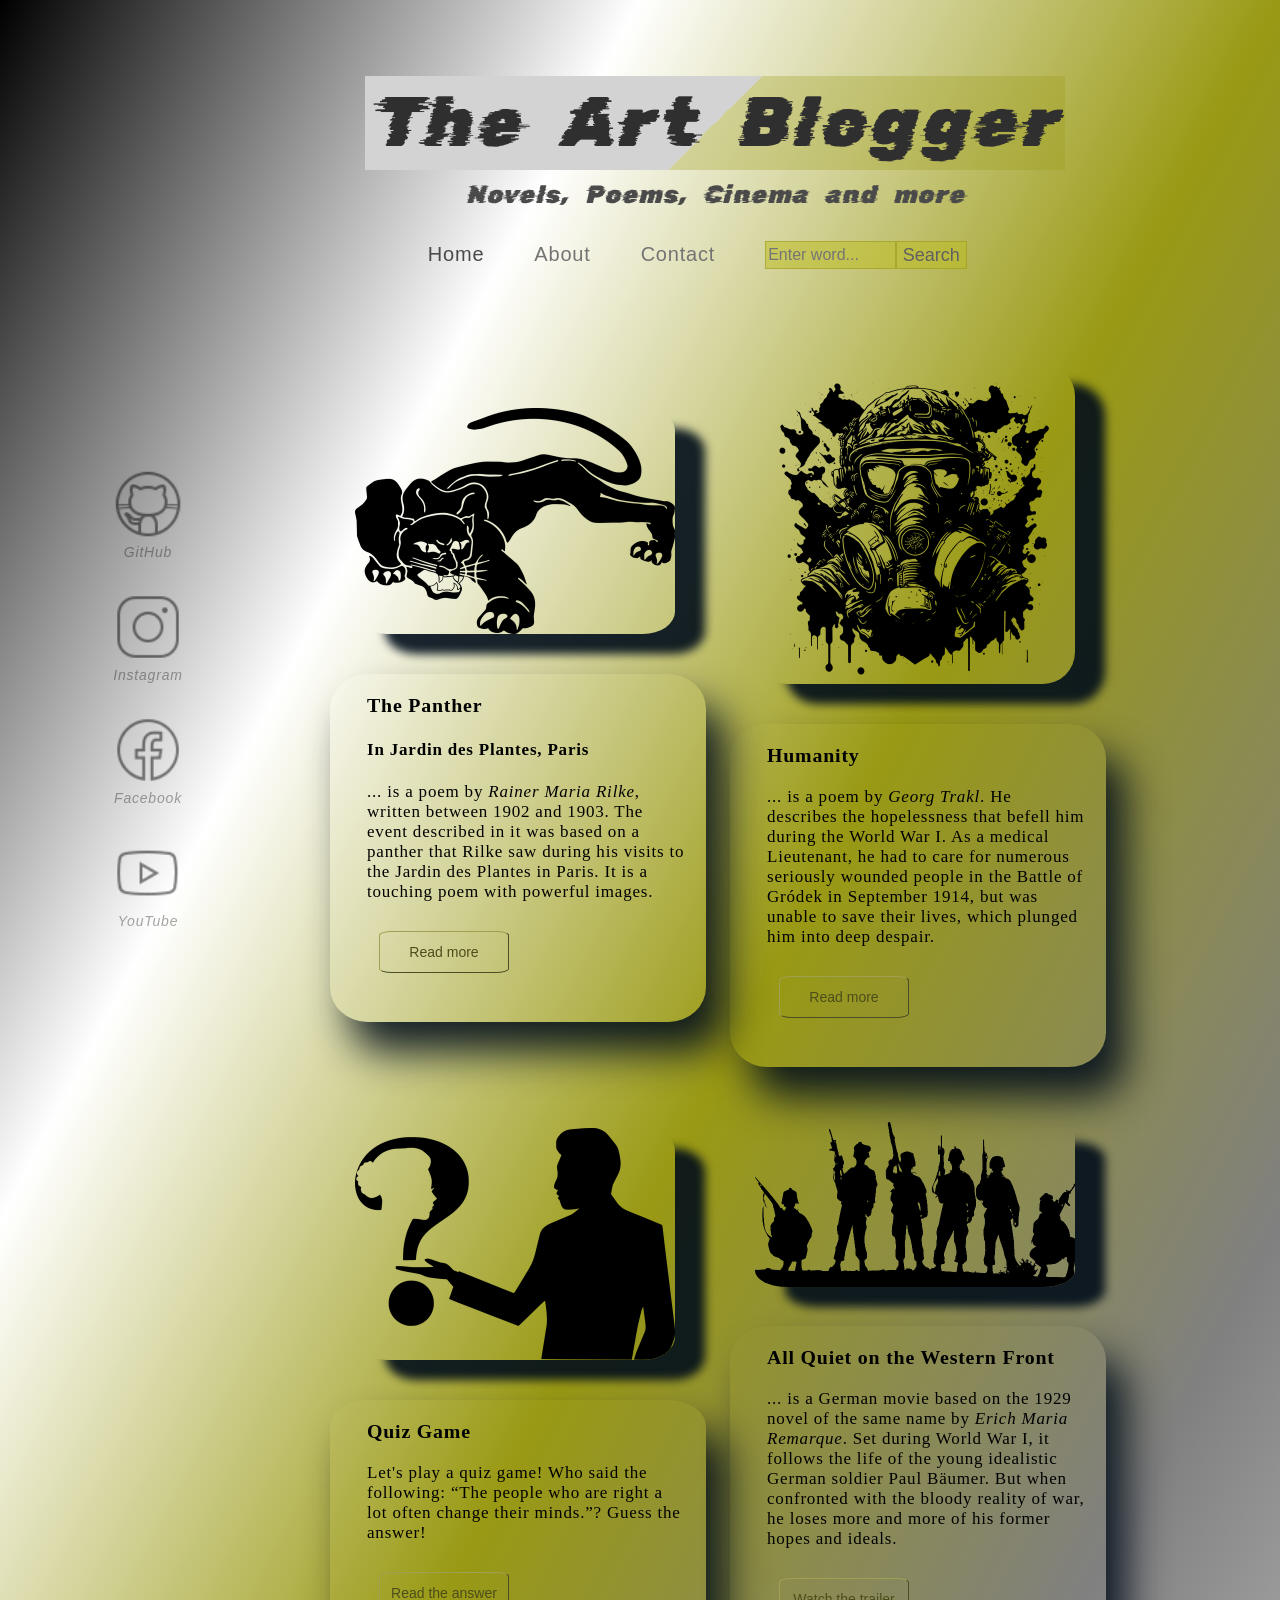
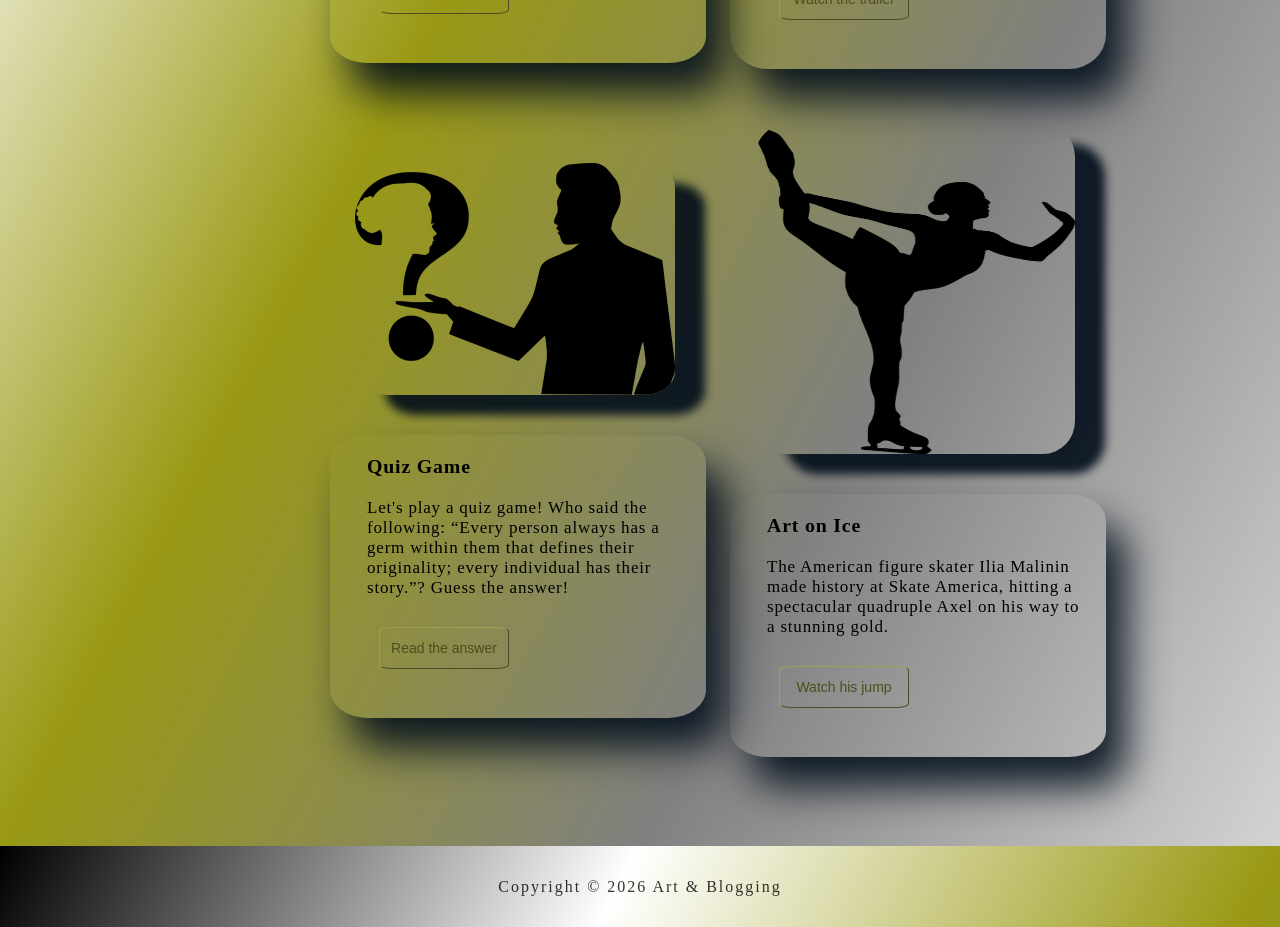
<file: index.html>
<!doctype html>
<html lang="en">
  <head>
    <meta charset="UTF-8" />
    <meta name="viewport" content="width=device-width, initial-scale=1.0" />
    <title>Web Blog</title>
    <link rel="stylesheet" href="style.css" />
    <link rel="preconnect" href="https://fonts.googleapis.com" />
    <link rel="preconnect" href="https://fonts.gstatic.com" crossorigin />
    <link
      href="https://fonts.googleapis.com/css2?family=Rubik+Glitch&display=swap"
      rel="stylesheet"
    />
  </head>
  <body class="container">
    <header class="header">
      <nav class="navbar">
        <a href="index.html">
          <h1 class="heading-one">The Art Blogger</h1>
        </a>
        <h2 class="heading-two">Novels, Poems, Cinema and more</h2>
        <ul class="pages-list">
          <li><a id="active" href="index.html">Home</a></li>
          <li><a href="pages/about-this-blog.html">About</a></li>
          <li><a href="pages/contact-me.html">Contact</a></li>
          <li>
            <form id="search-form">
              <input type="text" id="search-inp" placeholder="Enter word..." />
              <button id="search-btn" type="submit">Search</button>
            </form>
          </li>
        </ul>
      </nav>
    </header>

    <aside class="sidebar">
      <ul class="websites-list">
        <li>
          <figure>
            <a href="https://github.com/wkleus" target="_blank">
              <img
                src="static/images/github.png"
                alt="GitHub"
                class="social-media-icon"
              />
              <figcaption>GitHub</figcaption>
            </a>
          </figure>
        </li>
        <li>
          <figure>
            <a href="https://www.instagram.com" target="_blank">
              <img
                src="static/images/instagram.png"
                alt="instagram"
                class="social-media-icon"
              />
              <figcaption>Instagram</figcaption>
            </a>
          </figure>
        </li>
        <li>
          <figure>
            <a href="https://www.facebook.com" target="_blank">
              <img
                src="static/images/facebook.png"
                alt="facebook"
                class="social-media-icon"
              />
              <figcaption>Facebook</figcaption>
            </a>
          </figure>
        </li>
        <li>
          <figure>
            <a href="https://www.youtube.com" target="_blank">
              <img
                src="static/images/youtube.png"
                alt="youtube"
                class="social-media-icon"
              />
              <figcaption>YouTube</figcaption>
            </a>
          </figure>
        </li>
      </ul>
    </aside>

    <main class="main" id="articleList">
      <article>
        <div class="card">
          <img
            class="card-image"
            src="static/images/black-panther.png"
            alt="Black panther"
          />
          <div class="card-content">
            <h3>The Panther</h3>
            <h4>In Jardin des Plantes, Paris</h4>
            <p>
              ... is a poem by <em>Rainer Maria Rilke</em>, written between 1902
              and 1903. The event described in it was based on a panther that
              Rilke saw during his visits to the Jardin des Plantes in Paris. It
              is a touching poem with powerful images.
            </p>
            <button class="card-button">
              <a href="pages/post-one.html">Read more</a>
            </button>
          </div>
        </div>
      </article>

      <article>
        <div class="card">
          <img
            class="card-image"
            src="static/images/soldier-with-mask.png"
            alt="Humanity"
          />
          <div class="card-content">
            <h3>Humanity</h3>
            <p>
              ... is a poem by <em>Georg Trakl</em>. He describes the
              hopelessness that befell him during the World War I. As a medical
              Lieutenant, he had to care for numerous seriously wounded people
              in the Battle of Gródek in September 1914, but was unable to save
              their lives, which plunged him into deep despair.
            </p>
            <button class="card-button">
              <a href="pages/post-two.html">Read more</a>
            </button>
          </div>
        </div>
      </article>

      <article>
        <div class="card">
          <img
            class="card-image"
            src="static/images/question.png"
            alt="Quiz Game"
          />
          <div class="card-content">
            <h3>Quiz Game</h3>
            <p>
              Let's play a quiz game! Who said the following:
              <q>The people who are right a lot often change their minds.</q>?
              Guess the answer!
            </p>
            <button class="card-button">
              <a href="pages/post-three.html">Read the answer</a>
            </button>
          </div>
        </div>
      </article>

      <article>
        <div class="card">
          <img
            class="card-image"
            src="static/images/army.png"
            alt="All Quiet on the Western Front"
          />
          <div class="card-content">
            <h3>All Quiet on the Western Front</h3>
            <p>
              ... is a German movie based on the 1929 novel of the same name by
              <em>Erich Maria Remarque</em>. Set during World War I, it follows
              the life of the young idealistic German soldier Paul Bäumer. But
              when confronted with the bloody reality of war, he loses more and
              more of his former hopes and ideals.
            </p>
            <button class="card-button">
              <a href="pages/post-four.html">Watch the trailer</a>
            </button>
          </div>
        </div>
      </article>

      <article>
        <div class="card">
          <img
            class="card-image"
            src="static/images/question.png"
            alt="Quiz Game"
          />
          <div class="card-content">
            <h3>Quiz Game</h3>
            <p>
              Let's play a quiz game! Who said the following:
              <q
                >Every person always has a germ within them that defines their
                originality; every individual has their story.</q
              >? Guess the answer!
            </p>
            <button class="card-button">
              <a href="pages/post-five.html">Read the answer</a>
            </button>
          </div>
        </div>
      </article>

      <article>
        <div class="card">
          <img
            class="card-image"
            src="static/images/figure-skater.png"
            alt="Figure Skating"
          />
          <div class="card-content">
            <h3>Art on Ice</h3>
            <p>
              The American figure skater Ilia Malinin made history at Skate
              America, hitting a spectacular quadruple Axel on his way to a
              stunning gold.
            </p>
            <button class="card-button">
              <a href="pages/post-six.html">Watch his jump</a>
            </button>
          </div>
        </div>
      </article>
    </main>

    <footer class="footer">
      <div class="footer-note">Copyright © 2023 Art & Blogging</div>
    </footer>
    <br />
    <script src="./search.js"></script>
    <script src="./copyright-info.js"></script>
  </body>
</html>
</file>
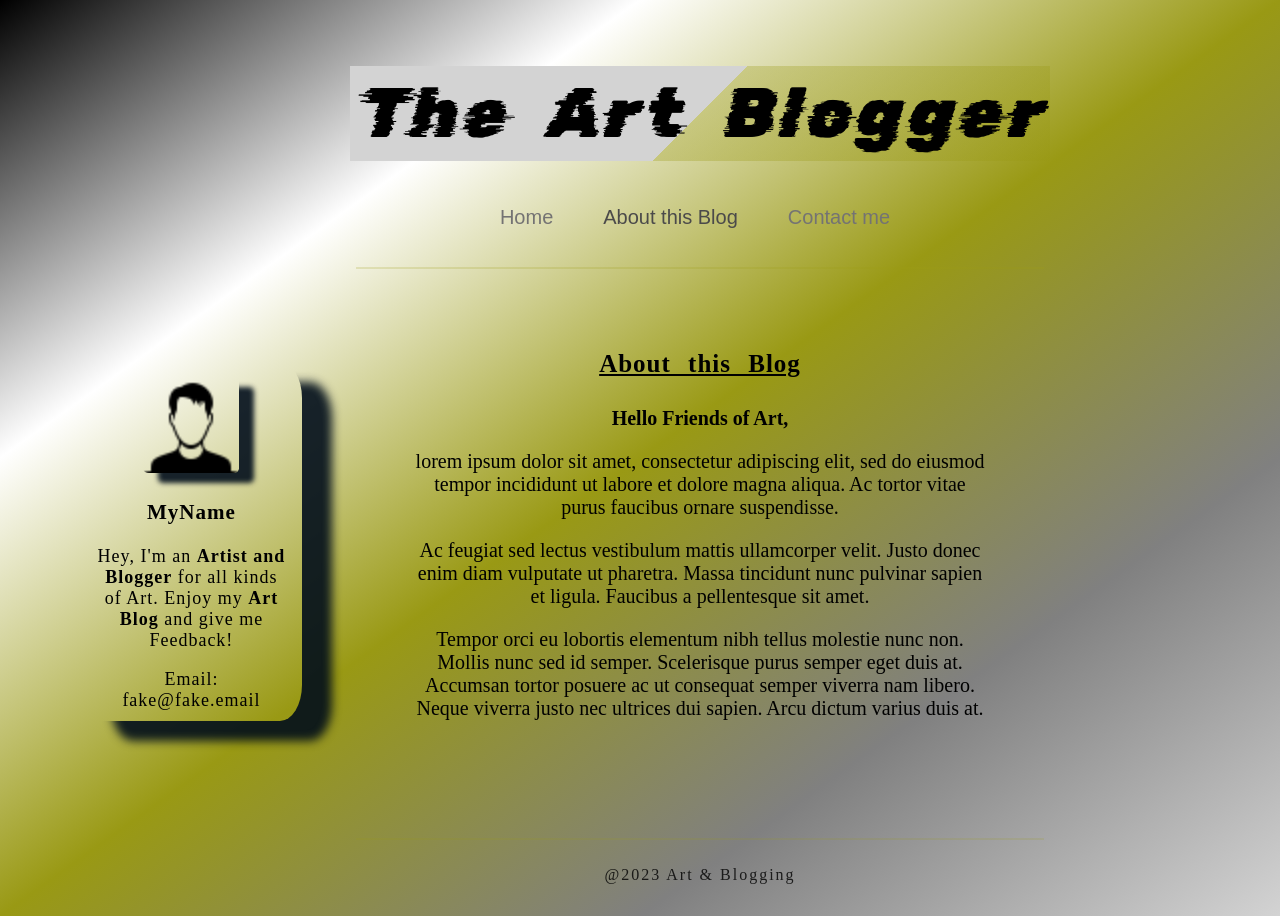
<file: pages/about-this-blog.html>
<!DOCTYPE html>
<html lang="en">
  <head>
    <meta charset="UTF-8" />
    <meta name="viewport" content="width=device-width, initial-scale=1.0" />
    <title>About this Blog</title>
    <link rel="stylesheet" href="../static/css/style-pages.css" />
    <link rel="preconnect" href="https://fonts.googleapis.com" />
    <link rel="preconnect" href="https://fonts.gstatic.com" crossorigin />
    <link
      href="https://fonts.googleapis.com/css2?family=Rubik+Glitch&display=swap"
      rel="stylesheet"
    />
  </head>

  <body class="container">
    <header class="header">
      <nav class="navbar">
        <a href="../index.html">
          <h1 class="heading-one">The Art Blogger</h1>
        </a>
        <ul class="pages-list">
          <li><a href="../index.html">Home</a></li>
          <li>
            <a id="active" href="../pages/about-this-blog.html"
              >About this Blog</a
            >
          </li>
          <li><a href="../pages/contact-me.html">Contact me</a></li>
        </ul>
      </nav>
      <br />
      <hr />
    </header>

    <sidebar class="about-me-sidebar">
      <div class="about-me-container">
        <img
          src="../static/images/avatar.png"
          alt="Me"
          class="avatar"
          title="Me"
        />
        <div>
          <h3>MyName</h3>
          <p>
            Hey, I'm an <strong>Artist and Blogger</strong> for all kinds of
            Art. Enjoy my <strong>Art Blog</strong> and give me Feedback!
          </p>
          <p>Email: fake@fake.email</p>
        </div>
      </div>
    </sidebar>

    <main class="main">
      <br />
      <br />
      <h2><u>About this Blog</u></h2>
      <br />
      <b>Hello Friends of Art,</b>
      <p>
        lorem ipsum dolor sit amet, consectetur adipiscing elit, sed do eiusmod
        tempor incididunt ut labore et dolore magna aliqua. Ac tortor vitae
        purus faucibus ornare suspendisse.
      </p>
      <p>
        Ac feugiat sed lectus vestibulum mattis ullamcorper velit. Justo donec
        enim diam vulputate ut pharetra. Massa tincidunt nunc pulvinar sapien et
        ligula. Faucibus a pellentesque sit amet.
      </p>
      <p>
        Tempor orci eu lobortis elementum nibh tellus molestie nunc non. Mollis
        nunc sed id semper. Scelerisque purus semper eget duis at. Accumsan
        tortor posuere ac ut consequat semper viverra nam libero. Neque viverra
        justo nec ultrices dui sapien. Arcu dictum varius duis at.
      </p>
    </main>

    <footer class="footer">
      <br />
      <hr />
      <br />
      <div class="footer-note">@2023 Art & Blogging</div>
    </footer>
    <br />
  </body>
</html>
</file>
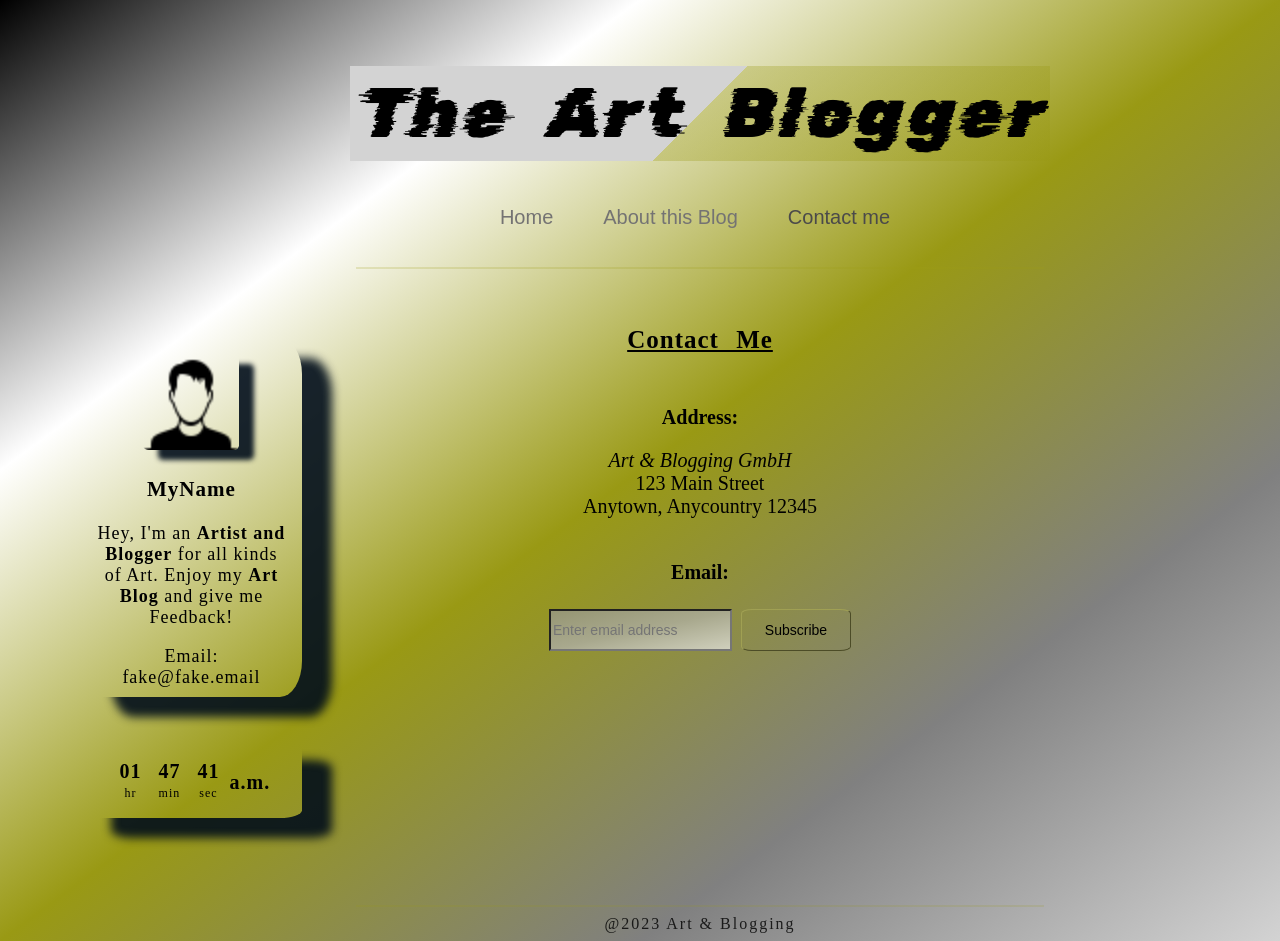
<file: pages/contact-me.html>
<!DOCTYPE html>
<html lang="en">
  <head>
    <meta charset="UTF-8" />
    <meta name="viewport" content="width=device-width, initial-scale=1.0" />
    <title>Contact</title>
    <link rel="stylesheet" href="../static/css/style-pages.css" />
    <link rel="preconnect" href="https://fonts.googleapis.com" />
    <link rel="preconnect" href="https://fonts.gstatic.com" crossorigin />
    <link
      href="https://fonts.googleapis.com/css2?family=Rubik+Glitch&display=swap"
      rel="stylesheet"
    />
  </head>

  <body class="container">
    <header class="header">
      <nav class="navbar">
        <a href="../index.html">
          <h1 class="heading-one">The Art Blogger</h1>
        </a>
        <ul class="pages-list">
          <li><a href="../index.html">Home</a></li>
          <li>
            <a href="../pages/about-this-blog.html">About this Blog</a>
          </li>
          <li><a id="active" href="../pages/contact-me.html">Contact me</a></li>
        </ul>
      </nav>
      <br />
      <hr />
    </header>

    <sidebar class="about-me-sidebar">
      <div class="about-me-container">
        <img
          src="../static/images/avatar.png"
          alt="Me"
          class="avatar"
          title="Me"
        />
        <div>
          <h3>MyName</h3>
          <p>
            Hey, I'm an <strong>Artist and Blogger</strong> for all kinds of
            Art. Enjoy my <strong>Art Blog</strong> and give me Feedback!
          </p>
          <p>Email: fake@fake.email</p>
        </div>
      </div>
      <br />
      <div class="clock-container">
        <div>
          <strong><span id="hour">00</span></strong>
          <span class="text">hr</span>
        </div>
        <div>
          <strong><span id="minutes">00</span></strong>
          <span class="text">min</span>
        </div>
        <div>
          <strong><span id="seconds">00</span></strong>
          <span class="text">sec</span>
        </div>
        <div>
          <strong><span id="ampm">a.m.</span></strong>
        </div>
      </div>
    </sidebar>

    <main class="main">
      <br />
      <br />
      <h2><u>Contact Me</u></h2>
      <br />
      <br />
      <b>Address:</b>
      <p>
        <em>Art & Blogging GmbH</em>
        <br />
        123 Main Street
        <br />
        Anytown, Anycountry 12345
      </p>
      <br />
      <b>Email:</b>
      <br />
      <br />
      <form>
        <input
          type="email"
          class="email-input"
          placeholder="Enter email address"
        />
        <button class="button" type="submit">Subscribe</button>
      </form>
    </main>

    <footer class="footer">
      <br />
      <hr />
      <div class="footer-note">@2023 Art & Blogging</div>
    </footer>
    <br />
    <script src="../clock.js"></script>
  </body>
</html>
</file>
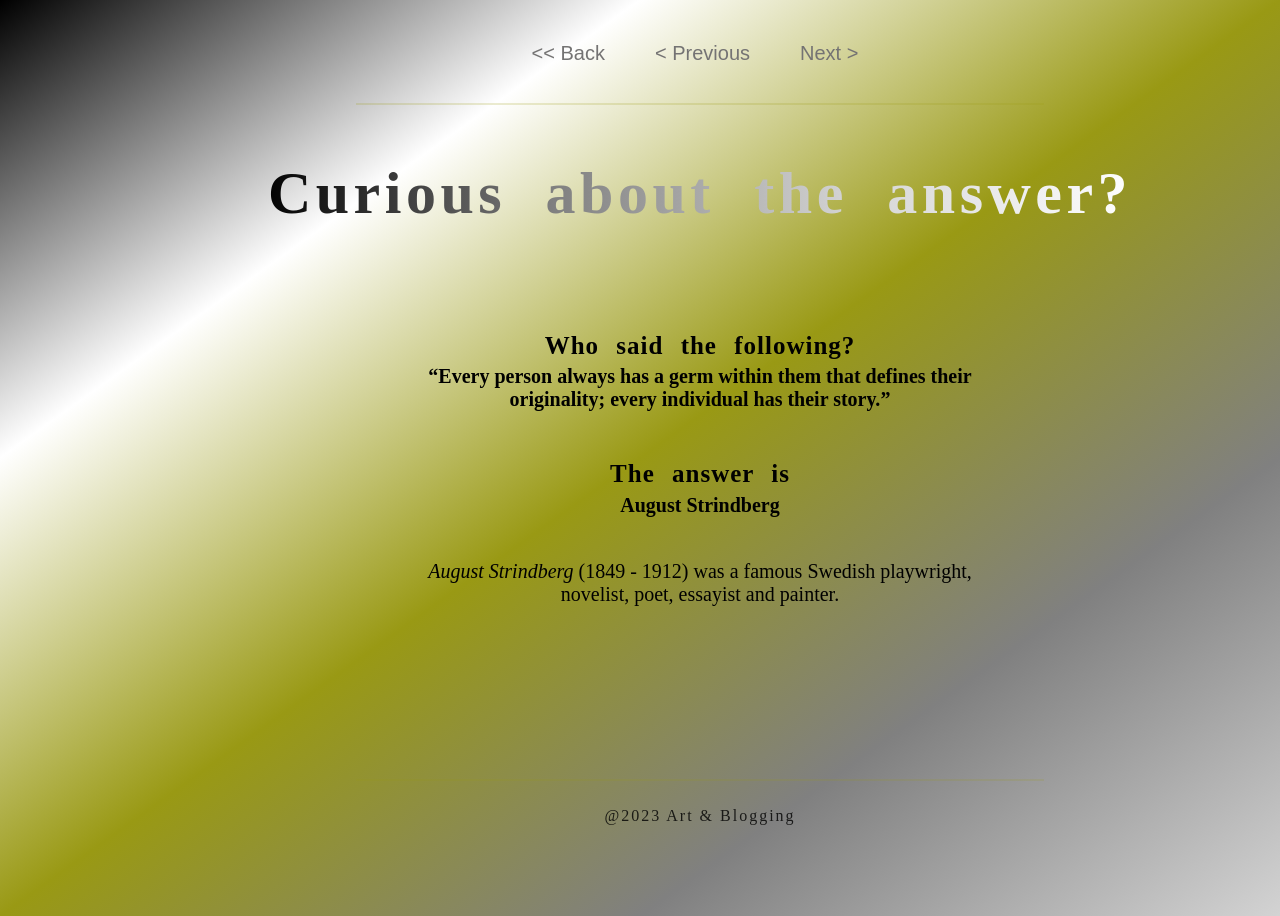
<file: pages/post-five.html>
<!DOCTYPE html>
<html lang="en">
  <head>
    <meta charset="UTF-8" />
    <meta name="viewport" content="width=device-width, initial-scale=1.0" />
    <title>Blog Post</title>
    <link rel="stylesheet" href="../static/css/style-pages.css" />
    <link rel="preconnect" href="https://fonts.googleapis.com" />
    <link rel="preconnect" href="https://fonts.gstatic.com" crossorigin />
    <link
      href="https://fonts.googleapis.com/css2?family=Rubik+Glitch&display=swap"
      rel="stylesheet"
    />
  </head>

  <body class="container">
    <header class="header">
      <nav class="navbar">
        <ul class="pages-list">
          <li><a href="../index.html"><< Back</a></li>
          <li><a href="post-four.html">< Previous</a></li>
          <li><a href="post-six.html">Next ></a></li>
        </ul>
      </nav>
      <br />
      <hr />
      <h1 id="blog-heading">Curious about the answer?</h1>
    </header>

    <main class="main">
      <h2>Who said the following?</h2>
      <b
        ><q
          >Every person always has a germ within them that defines their
          originality; every individual has their story.</q
        >
      </b>
      <br />
      <br />
      <br />
      <h2>The answer is</h2>
      <b>August Strindberg</b>
      <br />
      <br />
      <p>
        <em>August Strindberg</em> (1849 - 1912) was a famous Swedish
        playwright, novelist, poet, essayist and painter.
      </p>
      <p></p>
    </main>

    <footer class="footer">
      <hr />
      <br />
      <div class="footer-note">@2023 Art & Blogging</div>
    </footer>
    <br />
  </body>
</html>
</file>
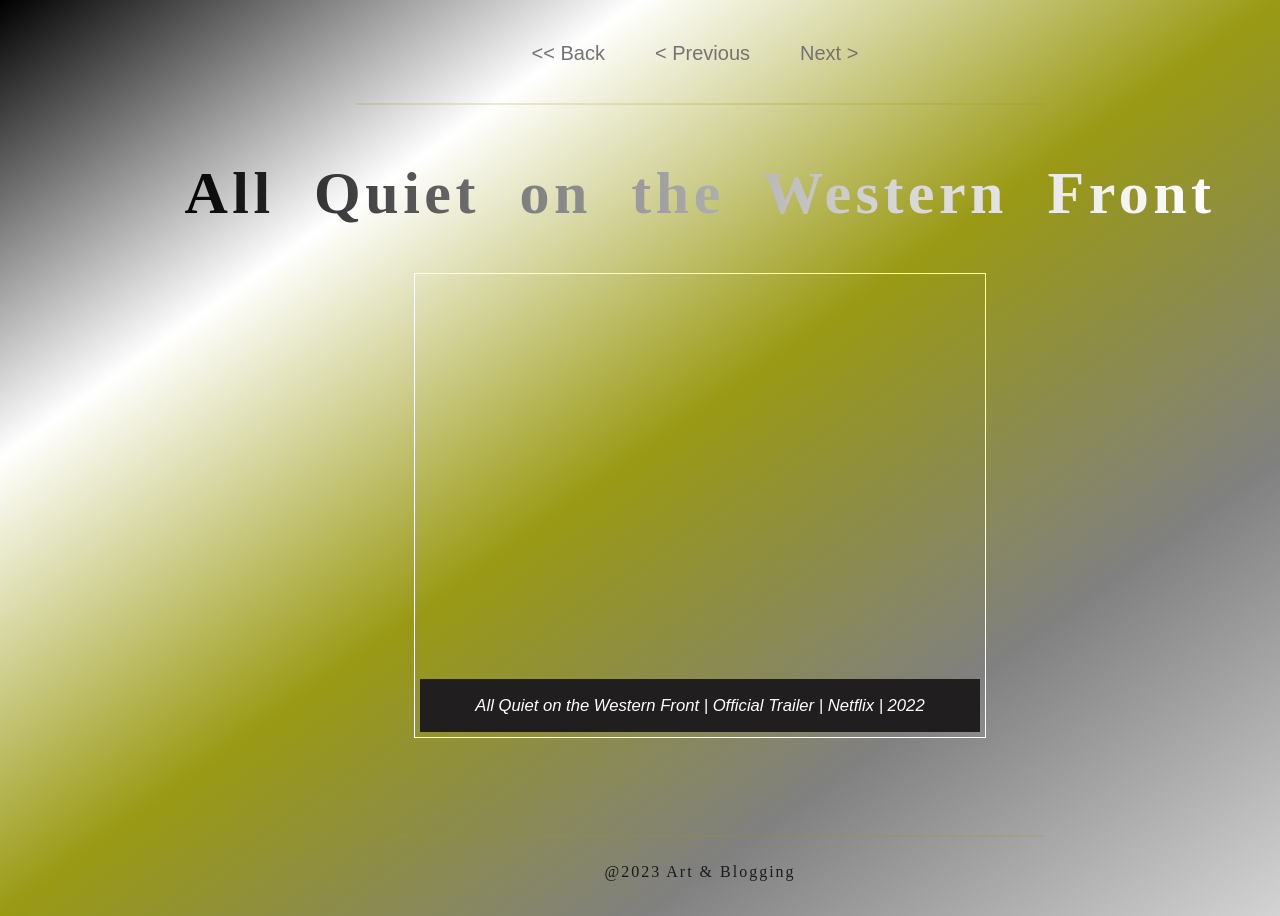
<file: pages/post-four.html>
<!DOCTYPE html>
<html lang="en">
  <head>
    <meta charset="UTF-8" />
    <meta name="viewport" content="width=device-width, initial-scale=1.0" />
    <title>Blog Post</title>
    <link rel="stylesheet" href="../static/css/style-pages.css" />
    <link rel="preconnect" href="https://fonts.googleapis.com" />
    <link rel="preconnect" href="https://fonts.gstatic.com" crossorigin />
    <link
      href="https://fonts.googleapis.com/css2?family=Rubik+Glitch&display=swap"
      rel="stylesheet"
    />
  </head>

  <body class="container">
    <header class="header">
      <nav class="navbar">
        <ul class="pages-list">
          <li><a href="../index.html"><< Back</a></li>
          <li><a href="post-three.html">< Previous</a></li>
          <li><a href="post-five.html">Next ></a></li>
        </ul>
      </nav>
      <br />
      <hr />
      <h1 id="blog-heading">All Quiet on the Western Front</h1>
    </header>

    <main class="main">
      <div>
        <figure>
          <iframe
            src="https://www.youtube.com/embed/hf8EYbVxtCY?si=E0Y23d1VypsxIqAE"
            title="YouTube video player"
            frameborder="0"
            allow="accelerometer; autoplay; clipboard-write; encrypted-media; gyroscope; picture-in-picture; web-share"
            allowfullscreen
          >
          </iframe>
          <figcaption>
            All Quiet on the Western Front | Official Trailer | Netflix | 2022
          </figcaption>
        </figure>
      </div>
    </main>

    <footer class="footer">
      <hr />
      <br />
      <div class="footer-note">@2023 Art & Blogging</div>
    </footer>
    <br />
  </body>
</html>
</file>
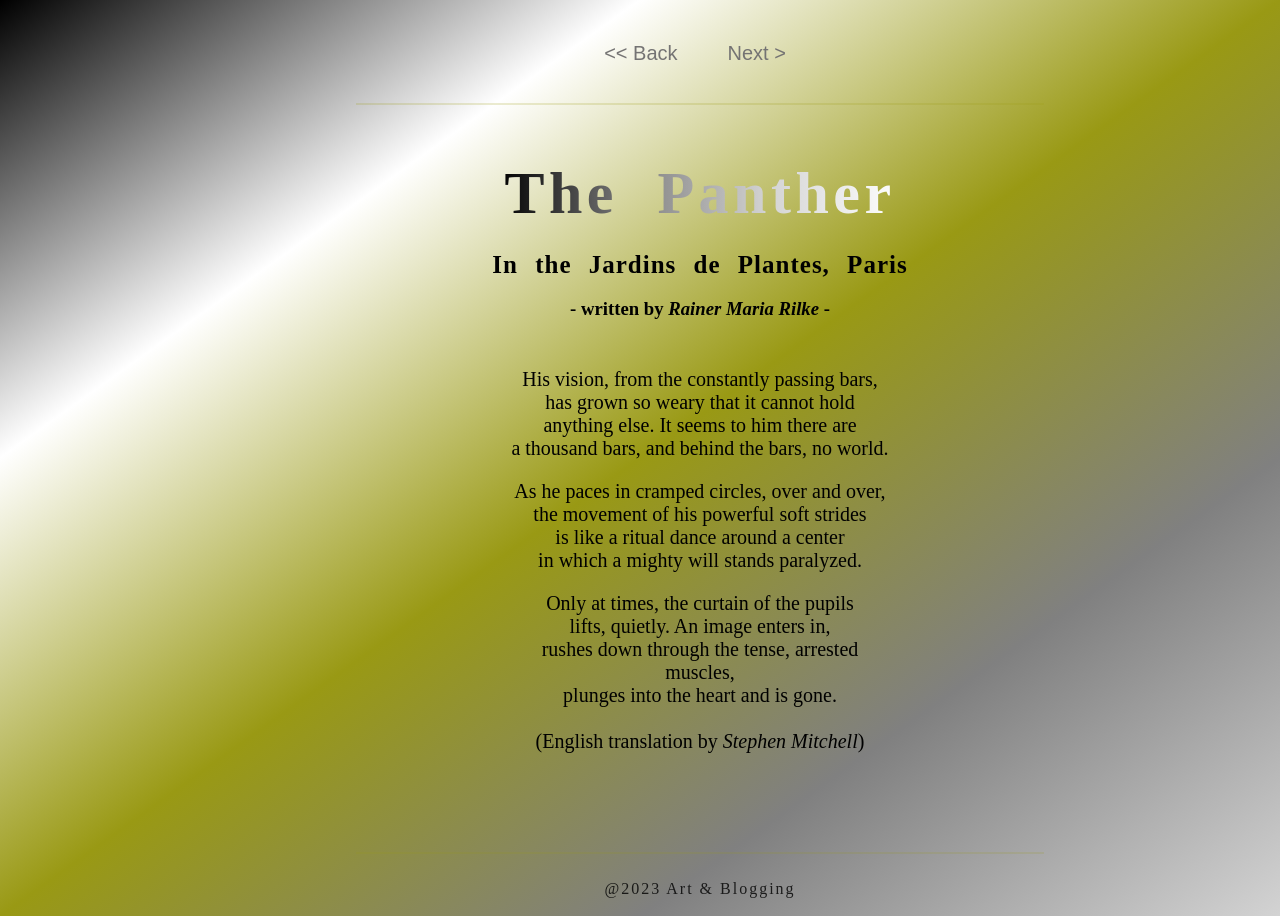
<file: pages/post-one.html>
<!DOCTYPE html>
<html lang="en">
  <head>
    <meta charset="UTF-8" />
    <meta name="viewport" content="width=device-width, initial-scale=1.0" />
    <title>Blog Post</title>
    <link rel="stylesheet" href="../static/css/style-pages.css" />
    <link rel="preconnect" href="https://fonts.googleapis.com" />
    <link rel="preconnect" href="https://fonts.gstatic.com" crossorigin />
    <link
      href="https://fonts.googleapis.com/css2?family=Rubik+Glitch&display=swap"
      rel="stylesheet"
    />
  </head>

  <body class="container">
    <header class="header">
      <nav class="navbar">
        <ul class="pages-list">
          <li><a href="../index.html"><< Back</a></li>
          <li><a href="post-two.html">Next ></a></li>
        </ul>
      </nav>
      <br />
      <hr />
      <h1 id="blog-heading">The Panther</h1>
      <h2>In the Jardins de Plantes, Paris</h2>
      <h3>- written by <em>Rainer Maria Rilke</em> -</h3>
    </header>

    <main class="main">
      <p>
        His vision, from the constantly passing bars, <br />
        has grown so weary that it cannot hold <br />
        anything else. It seems to him there are <br />
        a thousand bars, and behind the bars, no world.
      </p>
      <p>
        As he paces in cramped circles, over and over, <br />
        the movement of his powerful soft strides <br />
        is like a ritual dance around a center <br />
        in which a mighty will stands paralyzed. <br />
      </p>
      <p>
        Only at times, the curtain of the pupils <br />
        lifts, quietly. An image enters in, <br />
        rushes down through the tense, arrested <br />
        muscles, <br />
        plunges into the heart and is gone. <br />
        <br />
        (English translation by <em>Stephen Mitchell</em>)
      </p>
    </main>

    <footer class="footer">
      <hr />
      <br />
      <div class="footer-note">@2023 Art & Blogging</div>
    </footer>
    <br />
  </body>
</html>
</file>
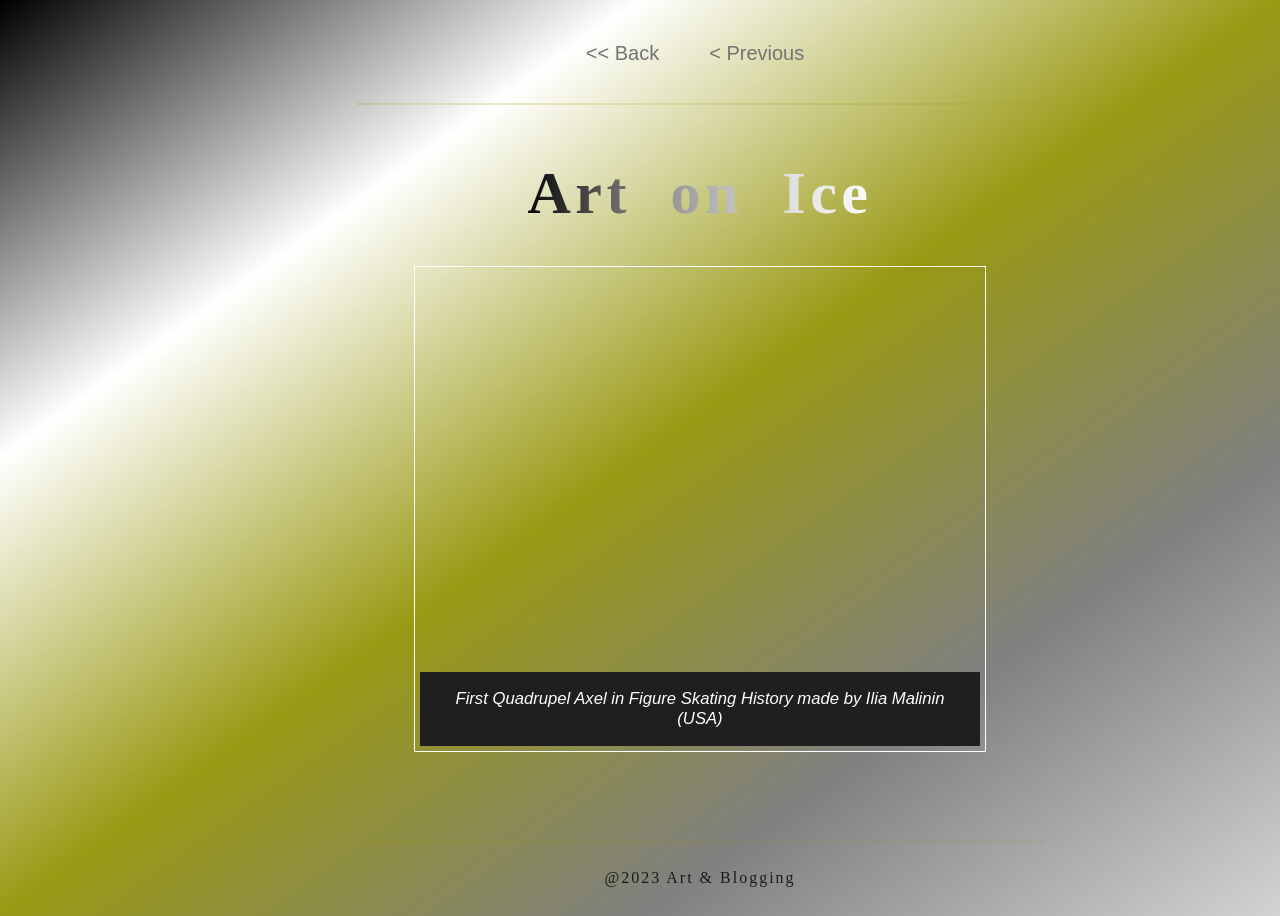
<file: pages/post-six.html>
<meta name="viewport" content="width=device-width, initial-scale=1.0" />
<title>Blog Post</title>
<link rel="stylesheet" href="../static/css/style-pages.css" />
<link rel="preconnect" href="https://fonts.googleapis.com" />
<link rel="preconnect" href="https://fonts.gstatic.com" crossorigin />
<link
  href="https://fonts.googleapis.com/css2?family=Rubik+Glitch&display=swap"
  rel="stylesheet"
/>
</head>

<body class="container">
  <header class="header">
    <nav class="navbar">
      <ul class="pages-list">
        <li><a href="../index.html"><< Back</a></li>
        <li><a href="post-five.html">< Previous</a></li>
        <!-- <li><a href="post-seven.html">Next >></a></li> -->
      </ul>
    </nav>
    <br />
    <hr />
    <h1 id="blog-heading">Art on Ice</h1>
  </header>

  <main class="main">
    <figure>
      <iframe 
      width="650" 
      height="380" 
      src="https://www.youtube.com/embed/pDjluGOFFqI?si=beV68jgA2EWrRStU" 
      title="YouTube video player" 
      frameborder="0" 
      allow="accelerometer; autoplay; clipboard-write; encrypted-media; gyroscope; picture-in-picture; web-share" 
      allowfullscreen>
    </iframe>
    <figcaption>
      First Quadrupel Axel in Figure Skating History made by Ilia Malinin (USA)
    </figcaption>
    </figure>
  </main>

  <footer class="footer">
    <hr />
    <br>
    <div class="footer-note">@2023 Art & Blogging</div>
  </footer>
  <br />
</body>
</html>
</file>
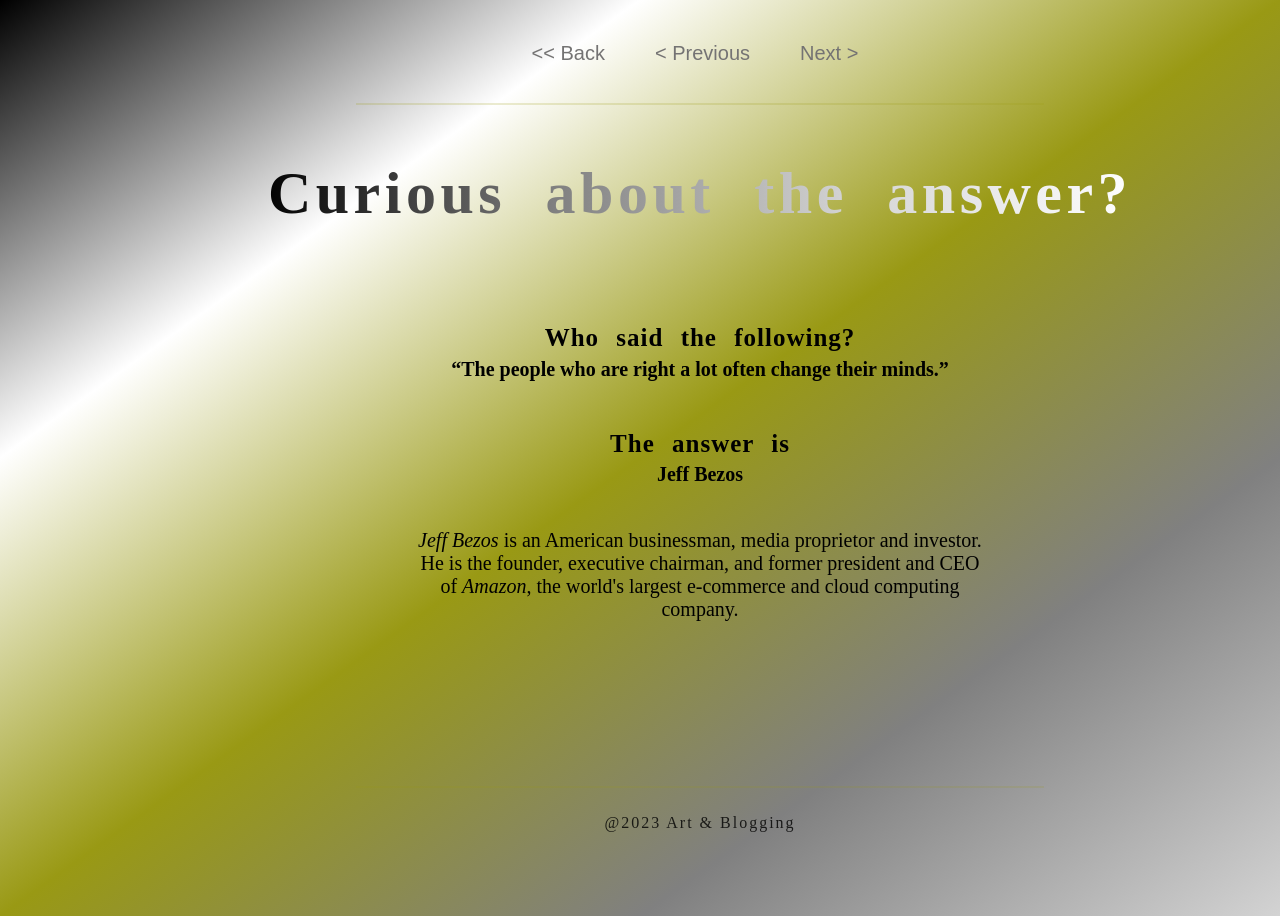
<file: pages/post-three.html>
<!DOCTYPE html>
<html lang="en">
  <head>
    <meta charset="UTF-8" />
    <meta name="viewport" content="width=device-width, initial-scale=1.0" />
    <title>Blog Post</title>
    <link rel="stylesheet" href="../static/css/style-pages.css" />
    <link rel="preconnect" href="https://fonts.googleapis.com" />
    <link rel="preconnect" href="https://fonts.gstatic.com" crossorigin />
    <link
      href="https://fonts.googleapis.com/css2?family=Rubik+Glitch&display=swap"
      rel="stylesheet"
    />
  </head>

  <body class="container">
    <header class="header">
      <nav class="navbar">
        <ul class="pages-list">
          <li><a href="../index.html"><< Back</a></li>
          <li><a href="post-two.html">< Previous</a></li>
          <li><a href="post-four.html">Next ></a></li>
        </ul>
      </nav>
      <br />
      <hr />
      <h1 id="blog-heading">Curious about the answer?</h1>
    </header>

    <main class="main">
      <h2>Who said the following?</h2>
      <b><q>The people who are right a lot often change their minds.</q></b>
      <br />
      <br />
      <br />
      <h2>The answer is</h2>
      <b>Jeff Bezos</b>
      <br />
      <br />
      <p>
        <em>Jeff Bezos</em> is an American businessman, media proprietor and
        investor. He is the founder, executive chairman, and former president
        and CEO of <em>Amazon</em>, the world's largest e-commerce and cloud
        computing company.
      </p>
      <p></p>
    </main>

    <footer class="footer">
      <hr />
      <br />
      <div class="footer-note">@2023 Art & Blogging</div>
    </footer>
    <br />
  </body>
</html>
</file>
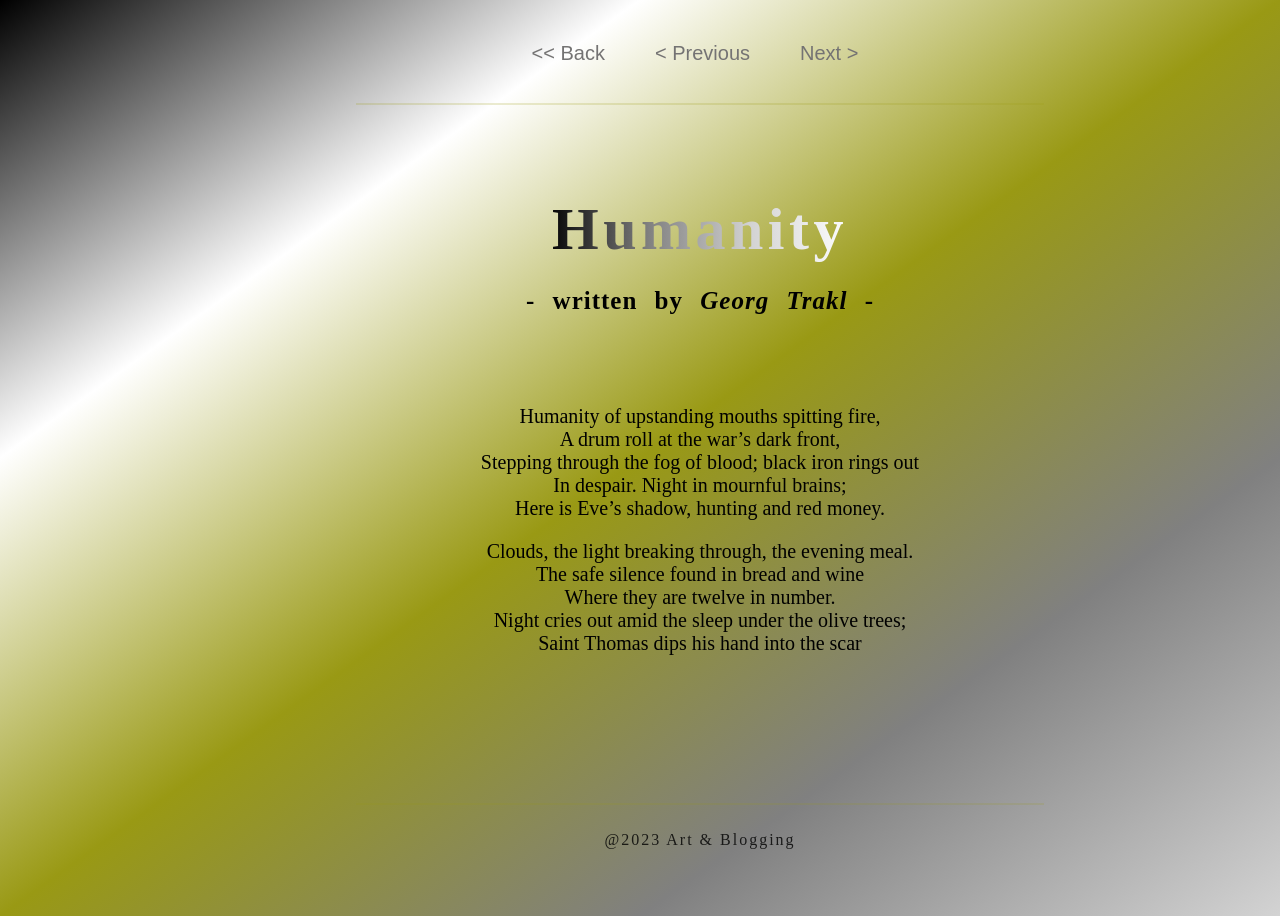
<file: pages/post-two.html>
<!DOCTYPE html>
<html lang="en">
  <head>
    <meta charset="UTF-8" />
    <meta name="viewport" content="width=device-width, initial-scale=1.0" />
    <title>Blog Post</title>
    <link rel="stylesheet" href="../static/css/style-pages.css" />
    <link rel="preconnect" href="https://fonts.googleapis.com" />
    <link rel="preconnect" href="https://fonts.gstatic.com" crossorigin />
    <link
      href="https://fonts.googleapis.com/css2?family=Rubik+Glitch&display=swap"
      rel="stylesheet"
    />
  </head>

  <body class="container">
    <header class="header">
      <nav class="navbar">
        <ul class="pages-list">
          <li><a href="../index.html"><< Back</a></li>
          <li><a href="post-one.html">< Previous</a></li>
          <li><a href="post-three.html">Next ></a></li>
        </ul>
      </nav>
      <br />
      <hr />
      <br>
      <br>
      <h1 id="blog-heading">Humanity</h1>
      <h2>- written by <em>Georg Trakl</em> -</h2>
    </header>

    <main class="main">
      <p>
        Humanity of upstanding mouths spitting fire, <br>
        A drum roll at the war’s dark front, <br>
        Stepping through the fog of blood; black iron rings out <br> 
        In despair. Night in mournful brains; <br>
        Here is Eve’s shadow, hunting and red money. <br>
      </p>
      </p> 
        Clouds, the light breaking through, the evening meal. <br>
        The safe silence found in bread and wine <br>
        Where they are twelve in number. <br>
        Night cries out amid the sleep under the olive trees; <br>
        Saint Thomas dips his hand into the scar <br>
      </p>
    </main>

    <footer class="footer">
      <hr />
      <br>
      <div class="footer-note">@2023 Art & Blogging</div>
    </footer>
    <br />
  </body>
</html>
</file>
<file: style.css>
@import "static/css/variables.css";
@import "static/css/header.css";
@import "static/css/sidebar.css";
@import "static/css/main.css";
@import "static/css/footer.css";

body {
  background: linear-gradient(
    to top left,
    lightgray,
    gray,
    var(--color-accent),
    white,
    black
  );
  letter-spacing: 0.8px;
  font-size: 17px;
}

.container {
  display: grid;
  grid-template-columns: 30px 150px auto 30px;
  grid-template-rows: 10px 300px auto 40px 10px;
  grid-template-areas:
    ". . . ."
    ". . header ."
    ". sidebar cards ."
    ". footer footer ."
    ". . . .";
}

@media (min-width: 375px) and (max-width: 500px) {
  .container {
    grid-template-rows: 10px 150px auto 40px 10px;
    grid-template-areas:
      ". . . ."
      "header header header header"
      "sidebar cards cards ."
      ". footer footer ."
      ". . . .";
  }
}
</file>
<file: static/css/style-pages.css>
/* style-pages.css*/

@import "./variables.css";
@import "./header.css";
@import "./footer.css";

/* blog post styles */

body {
  background: linear-gradient(
    to top left,
    lightgray,
    gray,
    var(--color-accent),
    white,
    black
  );
}

.container {
  min-height: 100vh;
  display: grid;
  grid-template-columns: 120px auto;
  grid-template-areas:
    ". header"
    "aside post"
    ". footer";
}

.about-me-sidebar {
  grid-area: aside;
  margin-top: 30%;
  margin-left: 40%;
}

.about-me-container {
  text-align: center;
  border-radius: var(--radius-card);
  width: 12rem;
  box-shadow: var(--shadow-card);
  max-height: 330px;
  margin: 25px;
  padding: 20%;
  font-size: 18px;
  letter-spacing: 1px;
  transition: transform var(--transition-slow);
}

.avatar {
  border-radius: 5%;
  width: 6rem;
  box-shadow: var(--shadow-avatar);
  max-height: 330px;
  margin: 1px;
  transition: transform 1.25s linear;
}

.avatar:hover {
  transform: scale3d(-1, 1, 2);
  box-shadow: var(--shadow-card-hover);
}

.about-me-container:hover {
  transform: scale(1.2);
  box-shadow: var(--shadow-card-hover);
}

.main {
  grid-area: post;
  font-size: 20px;
  margin-left: 25%;
  margin-right: 25%;
  text-align: center;
}

h1,
h2 {
  color: black;
  text-align: center;
  margin-bottom: 1%;
}

#blog-heading {
  background: linear-gradient(to right, black, gray, lightgray, white);
  -webkit-background-clip: text;
  -webkit-text-fill-color: transparent;
  font-size: 60px;
  opacity: 1;
}

hr {
  border: 1px solid var(--color-accent);
  opacity: 0.2;
  width: 60%;
  margin-top: auto;
}

.footer {
  grid-area: footer;
  margin-top: 0;
}

.button {
  align-items: center;
  justify-content: center;
  background-color: transparent;
  border-width: 1px;
  border-color: var(--color-accent-light);
  border-radius: var(--radius-card);
  cursor: pointer;
  font-size: 14px;
  height: 42px;
  width: 110px;
  margin: 2px;
  position: relative;
  text-align: center;
  padding: 10px 22px;
  transition: all var(--transition-fast);
}

.button:hover {
  font-weight: bold;
}

.button:before,
.button:after {
  position: absolute;
  content: "";
  width: 150%;
  left: 50%;
  height: 100%;
  transform: translateX(-45%);
  z-index: -1000;
  background-repeat: no-repeat;
}

.button:hover:before {
  top: -70%;
  background-image:
    radial-gradient(circle, cyan 20%, transparent 20%),
    radial-gradient(
      circle,
      transparent 20%,
      rgb(159, 182, 145) 20%,
      transparent 30%
    ),
    radial-gradient(circle, rgb(174, 230, 177) 20%, transparent 20%),
    radial-gradient(circle, rgb(149, 161, 152) 20%, transparent 20%),
    radial-gradient(
      circle,
      transparent 10%,
      rgb(151, 233, 151) 15%,
      transparent 20%
    ),
    radial-gradient(circle, rgb(176, 240, 164) 20%, transparent 20%),
    radial-gradient(circle, rgb(181, 218, 211) 20%, transparent 20%),
    radial-gradient(circle, rgb(101, 241, 211) 20%, transparent 20%),
    radial-gradient(circle, rgb(116, 214, 168) 20%, transparent 20%);
  background-size:
    15% 15%,
    25% 25%,
    20% 20%,
    25% 25%,
    23% 23%,
    15% 15%,
    20% 20%,
    15% 15%,
    23% 23%;
  background-position: 50% 120%;
  animation: greentopBubbles 2s ease;
}

@keyframes greentopBubbles {
  0% {
    background-position:
      5% 90%,
      10% 90%,
      10% 90%,
      15% 90%,
      25% 90%,
      25% 90%,
      40% 90%,
      55% 90%,
      70% 90%;
  }
  50% {
    background-position:
      0% 80%,
      0% 20%,
      10% 40%,
      20% 0%,
      30% 30%,
      22% 50%,
      50% 50%,
      65% 20%,
      90% 30%;
  }
  100% {
    background-position:
      0% 70%,
      0% 10%,
      10% 30%,
      20% -10%,
      30% 20%,
      22% 40%,
      50% 40%,
      65% 10%,
      90% 20%;
    background-size:
      0% 0%,
      0% 0%,
      0% 0%,
      0% 0%,
      0% 0%,
      0% 0%;
  }
}

.button:hover::after {
  bottom: -70%;
  background-image:
    radial-gradient(circle, rgb(155, 233, 155) 20%, transparent 20%),
    radial-gradient(circle, rgb(129, 180, 129) 20%, transparent 20%),
    radial-gradient(
      circle,
      transparent 10%,
      rgb(144, 192, 144) 15%,
      transparent 20%
    ),
    radial-gradient(circle, rgb(195, 226, 195) 20%, transparent 20%),
    radial-gradient(circle, rgb(133, 168, 133) 20%, transparent 20%),
    radial-gradient(circle, cyan 20%, transparent 20%),
    radial-gradient(circle, rgb(186, 218, 186) 20%, transparent 20%);
  background-size:
    20% 20%,
    25% 25%,
    23% 23%,
    25% 25%,
    20% 20%,
    25% 25%,
    23% 23%;
  background-position: 50% 0%;
  animation: greenbottomBubbles 2s ease;
}

@keyframes greenbottomBubbles {
  0% {
    background-position:
      10% -10%,
      30% 10%,
      55% -10%,
      70% -10%,
      85% -10%,
      70% -10%,
      70% 0%;
  }
  50% {
    background-position:
      0% 80%,
      20% 80%,
      45% 60%,
      60% 100%,
      75% 70%,
      95% 60%,
      105% 0%;
  }
  100% {
    background-position:
      0% 90%,
      20% 90%,
      45% 70%,
      60% 110%,
      75% 80%,
      95% 70%,
      110% 10%;
    background-size:
      0% 0%,
      0% 0%,
      0% 0%,
      0% 0%,
      0% 0%,
      0% 0%;
  }
}

input {
  font-size: 14px;
  height: 36px;
  margin: 2px;
  background: linear-gradient(
    to top left,
    rgb(207, 207, 188),
    rgb(168, 168, 141),
    rgb(150, 150, 115)
  );
}

iframe {
  width: auto;
  height: 400px;
}

figure {
  border: 1px white solid;
  display: flex;
  flex-flow: column;
  padding: 5px;
  max-width: auto;
  margin: auto;
}

figcaption {
  background-color: rgb(32, 30, 30);
  color: white;
  font: italic smaller sans-serif;
  padding: 3%;
  text-align: center;
}

.clock-container {
  display: flex;
  text-align: center;
  border-radius: var(--radius-card);
  width: 12rem;
  box-shadow: var(--shadow-card);
  max-height: 330px;
  margin-left: 25px;
  padding: 20%;
  font-size: 18px;
  letter-spacing: 1px;
  transition: transform var(--transition-slow);
  align-items: center;
  justify-content: center;
}

.clock-container:hover {
  transform: scale(1.2);
  box-shadow: var(--shadow-card-hover);
}

.clock-container div {
  margin: 2px;
  position: relative;
}

.clock-container span {
  width: 35px;
  height: 30px;
  color: black;
  display: flex;
  justify-content: center;
  align-items: center;
  font-size: 20px;
}

.clock-container .text {
  height: 15px;
  font-size: 12px;
  letter-spacing: 1px;
  background: transparent;
}

.clock-container #ampm {
  bottom: 0;
  position: relative;
  width: 40px;
  height: 30px;
  font-size: 20px;
  text-transform: lowercase;
  margin-top: 8px;
}

@media (max-width: 950px) {
  iframe {
    height: 300px;
  }
  figure {
    width: 400px;
  }
  #blog-heading {
    font-size: 34px;
  }
  h2 {
    font-size: 26px;
  }
  .about-me-sidebar {
    margin-left: 12%;
  }
}

@media (max-width: 750px) {
  iframe {
    height: 200px;
  }
  figure {
    width: 280px;
    margin-left: 2px;
  }
  #blog-heading {
    font-size: 26px;
  }
  .about-me-container {
    margin: 5px;
    padding: 2%;
    font-size: 17px;
    letter-spacing: 0.5px;
  }
  .clock-container {
    margin: 5px;
    padding: 2%;
    font-size: 17px;
    letter-spacing: 0.5px;
  }
  .about-me-sidebar {
    margin-left: 3%;
    margin-right: 1%;
  }
}

@media (max-width: 500px) {
  .about-me-sidebar {
    visibility: hidden;
  }
  .container {
    grid-template-columns: 100%;
    grid-template-areas:
      "header"
      "post"
      "footer";
    padding: 0;
    align-items: center;
    justify-items: center;
  }
}
</file>
